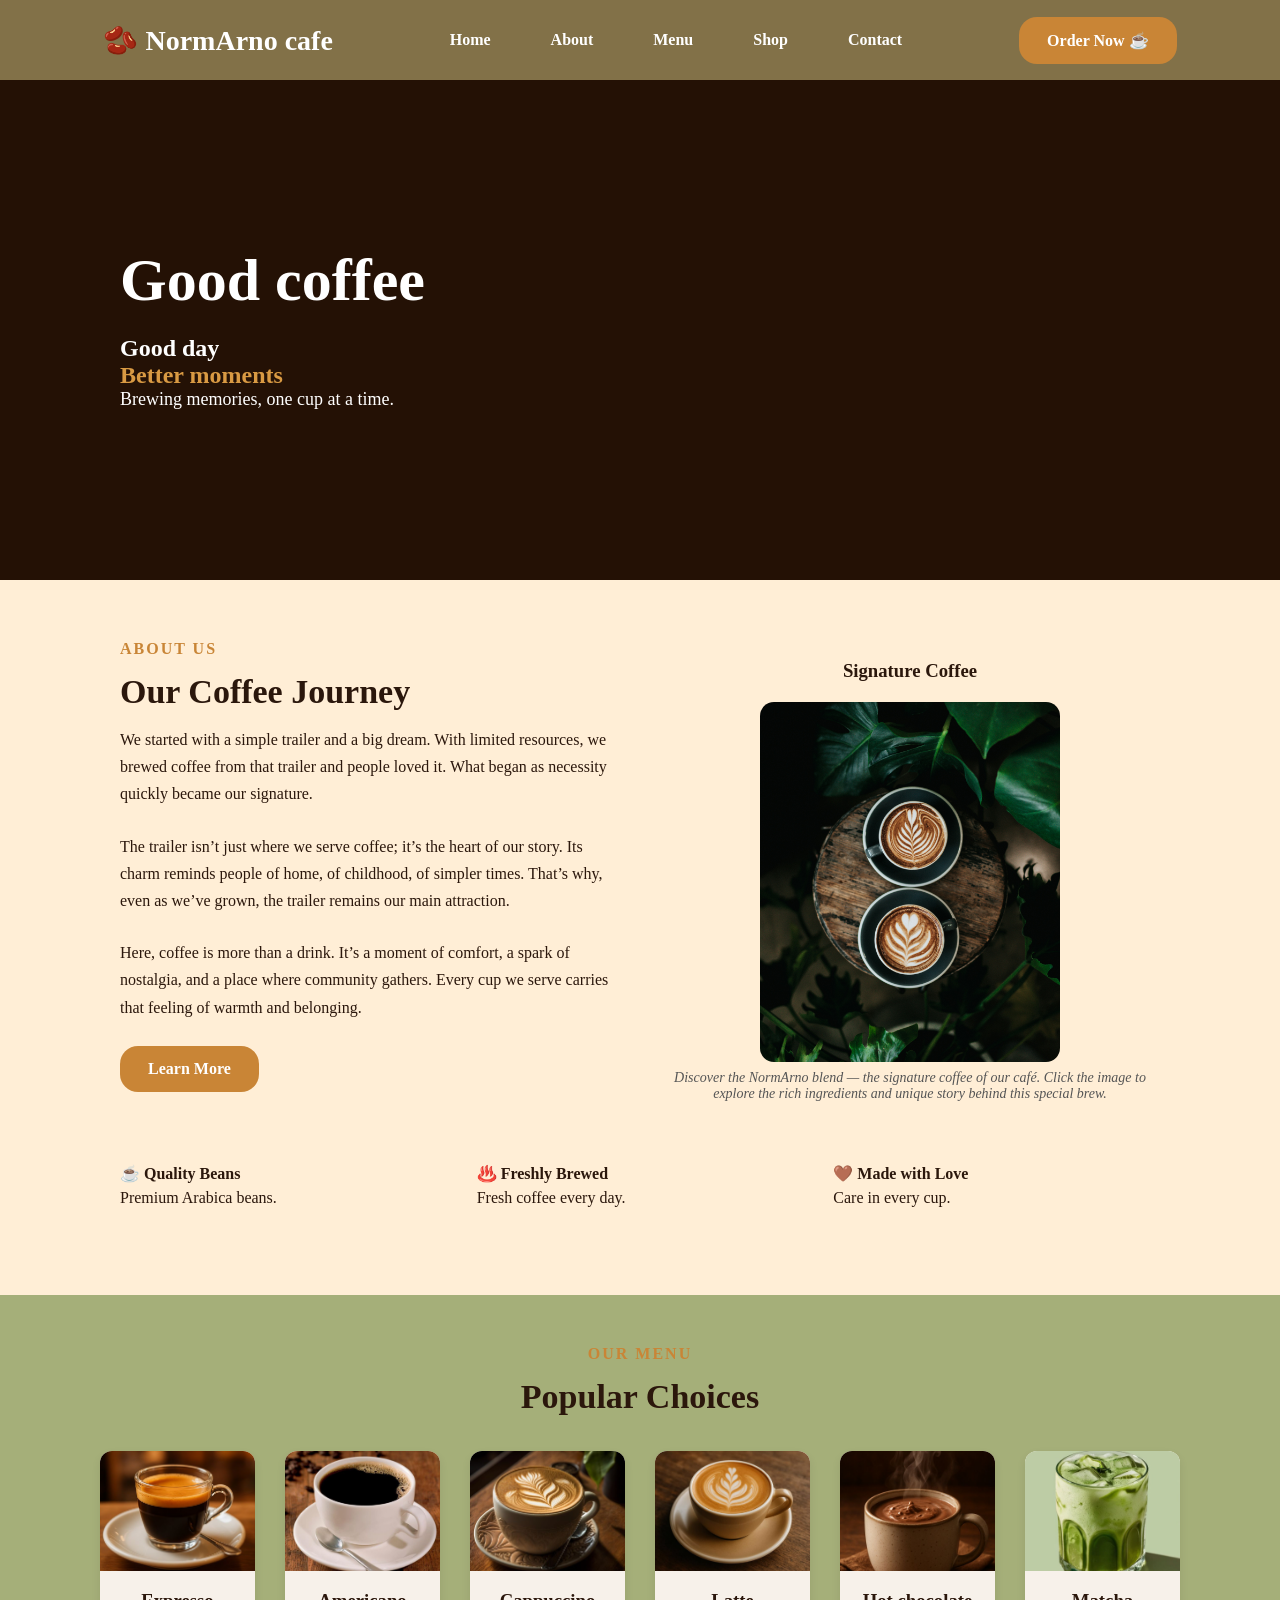
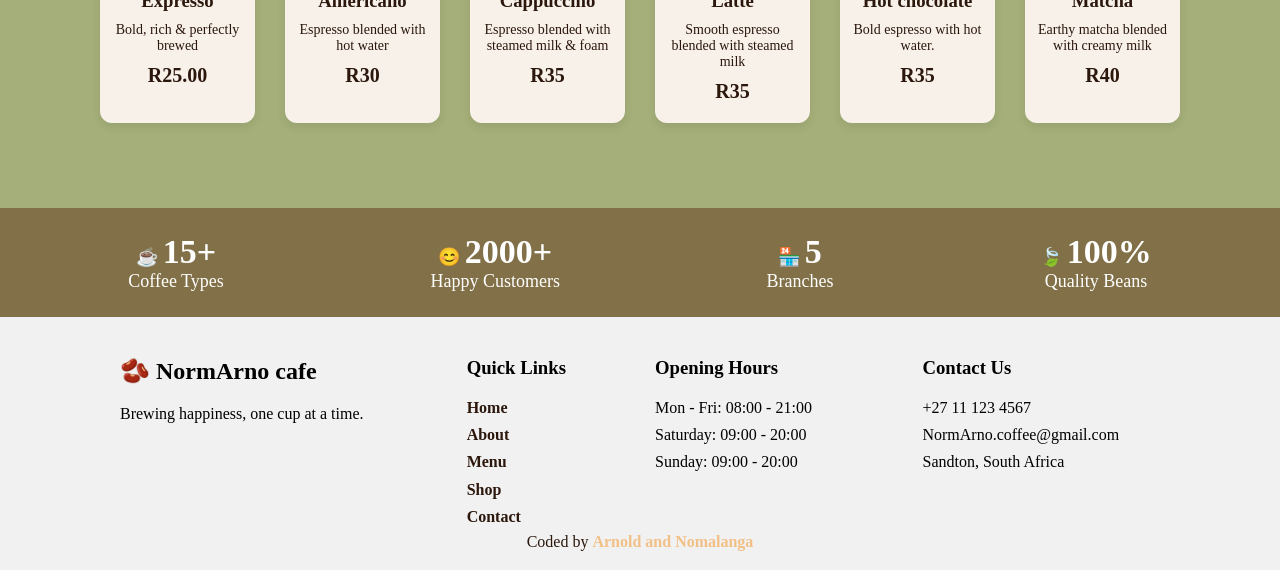
<file: Coffee shop/index.html>
<!DOCTYPE html>
<html lang="en">
<head>
  <meta charset="UTF-8" />
  <meta name="viewport" content="width=device-width, initial-scale=1.0" />
  <title>Noma & Arnot's coffee shop</title>
  <link rel="stylesheet" href="style.css" />
</head>
<body>

  <header>
    <div class="logo"> 🫘 NormArno cafe <span></span></div>
    <nav>
     <ul>
      <li><a href="#home">Home</a></li>
      <li><a href="#About">About</a></li>
      <li><a href="#Menu">Menu</a></li>
      <li><a href="#Shop">Shop</a></li> 
      <li><a href="#Contact">Contact</a></li>
     </ul>
    </nav>
    <a href="https://plato.coffee/pages/our-menu" target="_blank" class="btn">
  Order Now ☕
</a>
  </header>

  <section id="home" class="hero">
    <div class="hero-slides" aria-hidden="true">
      <div class="hero-slide slide-one"></div>
      <div class="hero-slide slide-two"></div>
      <div class="hero-slide slide-three"></div>
    </div>
    <div class="hero-text">
      <h1>Good coffee</h1>
      <h2>Good day <br><span>Better moments</span></h2>
      <p>Brewing memories, one cup at a time.</p>
    </div>
  </section>

  <section id="About" class="about">
    <figure>
      <h3 class="coffe-title">Signature Coffee</h3>
      <a href="https://traderoutecoffees.co.za/product/colombian-coffee-pods-10-pack/" target="_blank">
    <img src="Famous-coffee.jpg" alt="Coffee">
      </a>
    <figcaption>Discover the NormArno blend — the signature coffee of our café. Click the image to explore the rich ingredients and unique story behind this special brew.</figcaption>
    </figure>
    <div>
      <h4>ABOUT US</h4>
      <h2>Our Coffee Journey</h2>
      <p>We started with a simple trailer and a big dream. With limited resources, we brewed coffee from that trailer and people loved it. What began as necessity quickly became our signature.</p>
      <p>The trailer isn’t just where we serve coffee; it’s the heart of our story. Its charm reminds people of home, of childhood, of simpler times. That’s why, even as we’ve grown, the trailer remains our main attraction.</p>
      <p>Here, coffee is more than a drink. It’s a moment of comfort, a spark of nostalgia, and a place where community gathers. Every cup we serve carries that feeling of warmth and belonging.</p>
      <a class="btn" href="https://traderoutecoffees.co.za/our-story/" target="_blank">Learn More</a>
    </div>

    <div class="features">
      <p>☕ <b>Quality Beans</b><br>Premium Arabica beans.</p>
      <p>♨️ <b>Freshly Brewed</b><br>Fresh coffee every day.</p>
      <p>🤎 <b>Made with Love</b><br>Care in every cup.</p>
    </div>
  </section>

  <section id="Menu" class="menu">
    <h4>OUR MENU</h4>
    <h2>Popular Choices</h2>

     <div class="cards">
      <div class="card">
        <img src="Espresso.jfif">
        <h3>Expresso</h3>
        <p>Bold, rich & perfectly brewed</p>
        <b>R25.00</b>
      </div>

      <div class="card">
        <img src="Americano.jfif">
        <h3>Americano</h3>
        <p>Espresso blended with hot water</p>
        <b>R30</b>
      </div>

      <div class="card">
        <img src="Cappuccino.jfif">
        <h3>Cappuccino</h3>
        <p>Espresso blended with steamed milk & foam</p>
        <b>R35</b>
      </div>

      <div class="card">
        <img src="Latte.jfif">
        <h3>Latte</h3>
        <p>Smooth espresso blended with steamed milk</p>
        <b>R35</b>
      </div>

      <div class="card">
        <img src="Hot Chocolate.jfif">
        <h3>Hot chocolate</h3>
        <p>Bold espresso with hot water.</p>
        <b>R35</b>
      </div>
         <div class="card">
        <img src="Matcha.jfif">
        <h3>Matcha</h3>
        <p>Earthy matcha blended with creamy milk</p>
        <b>R40</b>
      </div>

  </section>

  <section id="Shop" class="stats">
    <div>☕ <b>15+</b><br>Coffee Types</div>
    <div>😊 <b>2000+</b><br>Happy Customers</div>
    <div>🏪 <b>5</b><br>Branches</div>
    <div>🍃 <b>100%</b><br>Quality Beans</div>
  </section>

  <footer id="Contact">
    <div>
      <h2> 🫘 NormArno cafe</h2>
      <p>Brewing happiness, one cup at a time.</p>
    </div>

    <div>
      <h3>Quick Links</h3>
  <p>
    <a href="#home">Home</a><br>
    <a href="#About">About</a><br>
    <a href="#Menu">Menu</a><br>
    <a href="#Shop">Shop</a><br>
    <a href="#contact">Contact</a>
  </p>
    </div>

    <div>
      <h3>Opening Hours</h3>
      <p>Mon - Fri: 08:00 - 21:00<br>Saturday: 09:00 - 20:00<br>Sunday: 09:00 - 20:00</p>
    </div>

    <div>
      <h3>Contact Us</h3>
      <p>+27 11 123 4567<br>NormArno.coffee@gmail.com<br>Sandton, South Africa</p>
    </div>

    <p class="credit"> Coded by <a href="https://github.com/dashboard">Arnold</a><a> and </a><a href="https://github.com/NomalangaS">Nomalanga</a></p>
  </footer>

</body>
</html>
</file>
<file: Coffee shop/style.css>
*{
  margin:0;
  padding:0;
  box-sizing:border-box;
}

html {
  scroll-behavior: smooth;
}

body{
  font-family:Georgia, serif;
  color:#2b170c;
  background:#FFEED6;
}

header{
  height:80px;
  background:#827148;
  color:white;
  display:flex;
  justify-content:space-around;
  align-items:center;
  padding:0 60px;
}

.logo{
  font-size:28px;
  font-weight:bold;
}

.logo span{
  display:block;
  font-size:12px;
  letter-spacing:4px;
}

nav li{
  height: 50px;
}


nav ul{
  width: 100%;
  list-style: none;
  display: flex;
  justify-content: flex-end;
  align-items: center;

}

nav a{
  height: 100%;
  color:white;
  text-decoration:none;
  font-weight:bold;
  padding: 0 30px;
  display: flex;
  align-items: center;
}

nav a:hover{
  background-color: #d99a43;
}

nav li:first-child{
  margin-right: auto;
}

button{
  background:#c98536;
  color:white;
  border:none;
  padding:14px 28px;
  border-radius:6px;
  font-weight:bold;
  cursor:pointer;
}

.btn {
  background:#c98536;
  color:white;
  text-decoration:none;
  padding:14px 28px;
  border-radius:18px;
  font-weight:bold;
  cursor:pointer;
  display:inline-block;
  transition:all 0.3s ease;
}

.btn:hover {
  background:#a86428;
  color:#fff;
}

.btn.outline {
  background:transparent;
  border:1px solid #c98536;
  color:#c98536;
}

.btn.outline:hover {
  background:#c98536;
  color:#fff;
}

.hero{
  height:500px;
  position:relative;
  overflow:hidden;
  display:flex;
  align-items:center;
  padding-left:120px;
  color:white;
}

.hero-slides{
  position:absolute;
  inset:0;
  background:#241105;
  z-index:0;
}

.hero-slide{
  position:absolute;
  inset:0;
  background-size:cover;
  background-position:center;
  opacity:0;
  animation:heroSlideshow 15s infinite;
}

.hero-slide::after{
  content:"";
  position:absolute;
  inset:0;
  background:rgba(0,0,0,.25);
}

.slide-one{
  background-image:url("NormArno\ background.png");
  background-size:fit;
  background-repeat:no-repeat;
  background-color:#d8c8ad;
  animation-delay:0s;
}

.slide-two{
  background-image:url("Iced.jpg");
  animation-delay:-5s;
}

.slide-three{
  background-image:url("Coffee\'s.jpg");
  animation-delay:-10s;
}

@keyframes heroSlideshow{
  0%, 33.33%{opacity:1;}
  40%, 100%{opacity:0;}
}

.hero-text{
  position:relative;
  z-index:1;
}

.hero h4{
  color:#d99a43;
  letter-spacing:3px;
}

.hero h1{
  font-size:60px;
  margin:20px 0;
}

.hero span{
  color:#d99a43;
}

.hero p{
  font-size:18px;
  margin-bottom:25px;
}

.outline{
  background:transparent;
  border:1px solid white;
  margin-left:15px;
}

.about{
  display:grid;
  grid-template-columns:1fr 1fr;
  gap:40px;
  padding:60px 120px;
  align-items:start;
}

.coffee-title {
  text-align: center;
  font-size: 22px;
  font-weight: bold;
  margin-bottom: 20px;
  color: #3e2723; /* deep coffee brown */
  letter-spacing: 1px;
}

.about img{
  width:100%;
  height:360px;
  object-fit:cover;
  border-radius:14px;
  grid-column:2;
  grid-row:1;
  margin-top:20px;
}

.about > div:not(.features){
  grid-column:1;
  grid-row:1;
}

.about h4,
.menu h4{
  color:#c98536;
  letter-spacing:2px;
}

nav a:hover{
  background: color #d99a43;
}

.about-button{
  display:inline-block;
  background:#c98536;
  color:white;
  text-decoration:none;
  padding:14px 28px;
  border-radius:15px;
  font-weight:bold;
}

.about h2,
.menu h2{
  font-size:34px;
  margin:15px 0;
}

.about > div:not(.features) p{
  text-align:left;
  line-height:1.7;
  margin-bottom:25px;
}

.features p{
  margin-bottom:25px;
  line-height:1.5;
}

.features{
  grid-column:1 / -1;
  display:grid;
  grid-template-columns:repeat(3, 1fr);
  gap:30px;
}

.menu{
  text-align:center;
  padding:50px 100px;
  background:#A5AF79;
}

.cards{
  display:flex;
  justify-content:center;
  gap:30px;
  margin:35px 0;
}

.card{
  width:210px;
  background:#f7f1ea;
  border-radius:12px;
  overflow:hidden;
  padding-bottom:20px;
  box-shadow:0 4px 10px rgba(0,0,0,.08);
}

.card img{
  width:100%;
  height:120px;
  object-fit:cover;
}

.card h3{
  margin-top:15px;
}

.card p{
  font-size:14px;
  padding:10px;
}

.card b{
  font-size:20px;
}

.stats{
  background:#827148;
  color:white;
  display:flex;
  justify-content:space-around;
  padding:25px;
  text-align:center;
  font-size:18px;
}

.stats b{
  font-size:34px;
}

footer{
  background:#F1F1F1;
  color:black;
  display:grid;
  grid-template-columns:2fr 1fr 1.5fr 1.5fr;
  gap:30px;
  padding:40px 120px;
  position:relative;
}

footer a {
  color: #2b170c;
  text-decoration: none;
  font-weight: bold;
}

footer a:hover {
  color: #c98536;
  text-decoration: underline;
}

footer h2,
footer h3{
  margin-bottom:15px;
}

footer p{
  line-height:1.7;
}

.credit{
  position:absolute;
  bottom:15px;
  left:50%;
  transform:translateX(-50%);
  color:#2b170c;
}

.credit a {
  color:#f2c087;
  text-decoration:none;
}

.credit a:hover {
  text-decoration:underline;
}

@media(max-width:900px){
  header,
  .cards,
  .stats{
    flex-direction:column;
    height:auto;
    gap:20px;
    padding:20px;
  }

  .about{
    grid-template-columns:1fr 1fr;
    padding:40px 25px;
  }

  footer{
    grid-template-columns:1fr;
    padding:40px 25px;
  }

  .hero{
    padding:40px;
  }

  .hero h1{
    font-size:42px;
  }

  .cards{
    align-items:center;
  }
}

@media(max-width:600px){
  .about{
    grid-template-columns:1fr;
  }

  .about img,
  .about > div:not(.features){
    grid-column:auto;
    grid-row:auto;
  }

  header{
    padding:20px 15px;
    text-align:center;
  }

  .logo{
    font-size:24px;
  }

  nav{
    display:flex;
    flex-wrap:wrap;
    justify-content:center;
    gap:10px;
  }

  nav a{
    margin:0 5px;
  }

  .hero{
    min-height:500px;
    height:auto;
    padding:40px 25px;
  }

  .slide-one{
    background-size:cover;
    background-position:center;
  }

  .hero h1{
    font-size:38px;
  }

  .hero h2{
    font-size:28px;
  }

  .hero-text button{
    margin:5px 0;
  }

  .outline{
    margin-left:0;
  }

  .menu{
    padding:45px 20px;
  }

  .cards{
    width:100%;
  }

  .card{
    width:min(100%, 280px);
  }

  .stats{
    gap:25px;
  }

  footer{
    text-align:center;
    padding:40px 25px 70px;
  }
}



































































figure {
  text-align: center;       /* centers image + caption */
  margin: 20px auto;        /* spacing around the figure */
}

figure img {
  max-width: 300px;         /* keeps image size manageable */
  display: block;
  margin: 0 auto;           /* centers the image */
  border-radius: 10px;      /* optional: rounded corners */
}

figcaption {
  font-size: 14px;          /* smaller caption text */
  color: #555;              /* softer gray tone */
  margin-top: 8px;          /* space between image and caption */
  font-style: italic;       /* makes it look like a caption */
}
</file>
